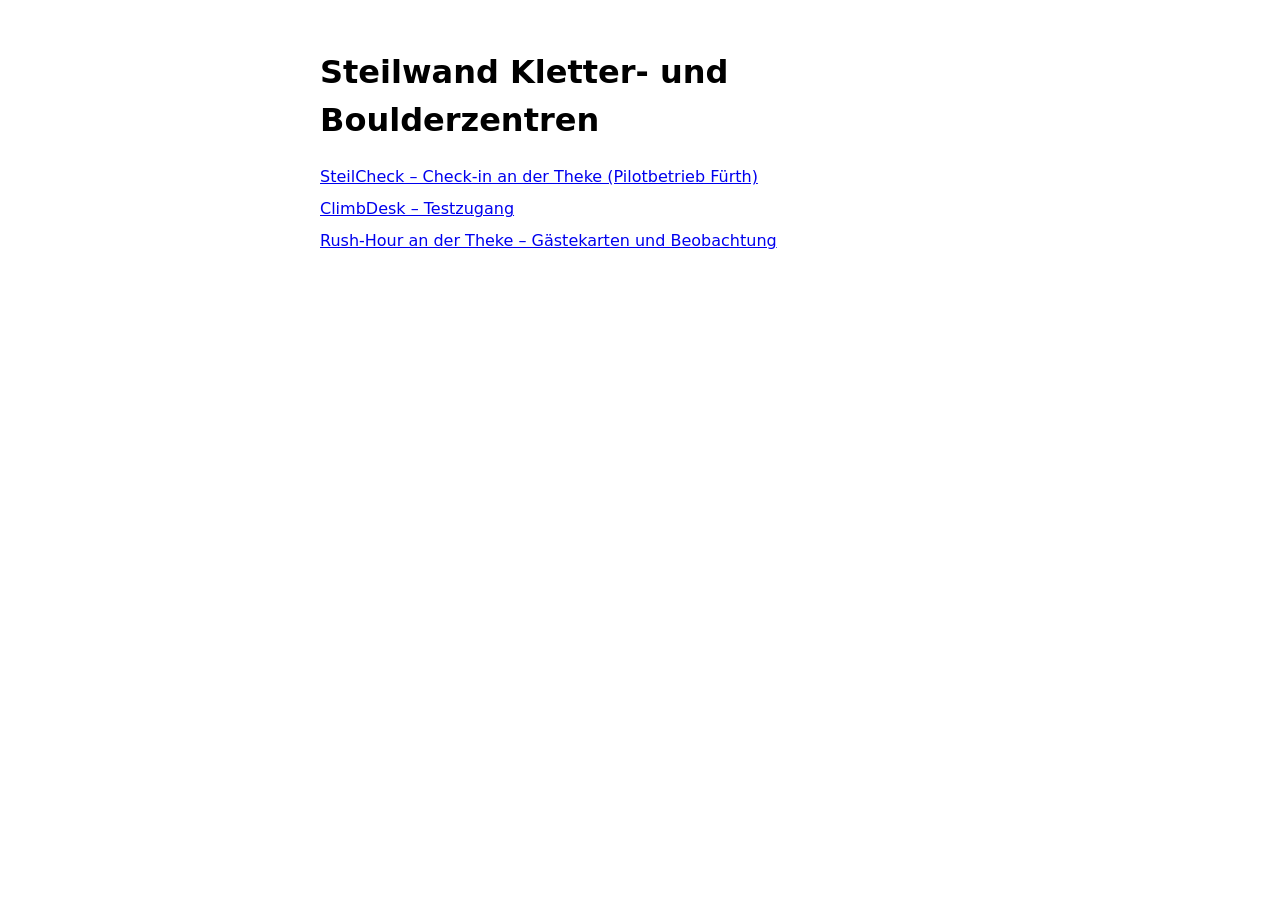
<file: index.html>
<!doctype html>
<html lang="de">
<head><meta charset="utf-8"><meta name="viewport" content="width=device-width, initial-scale=1"><title>Steilwand – Apps</title>
<style>body{font-family:system-ui,sans-serif;max-width:40rem;margin:3rem auto;padding:0 1rem;line-height:1.5}a{display:block;margin:.5rem 0}</style></head>
<body><h1>Steilwand Kletter- und Boulderzentren</h1>
<a href="steilcheck/">SteilCheck – Check-in an der Theke (Pilotbetrieb Fürth)</a>
<a href="climbdesk/">ClimbDesk – Testzugang</a>
<a href="rushhour/">Rush-Hour an der Theke – Gästekarten und Beobachtung</a>
</body></html>
</file>
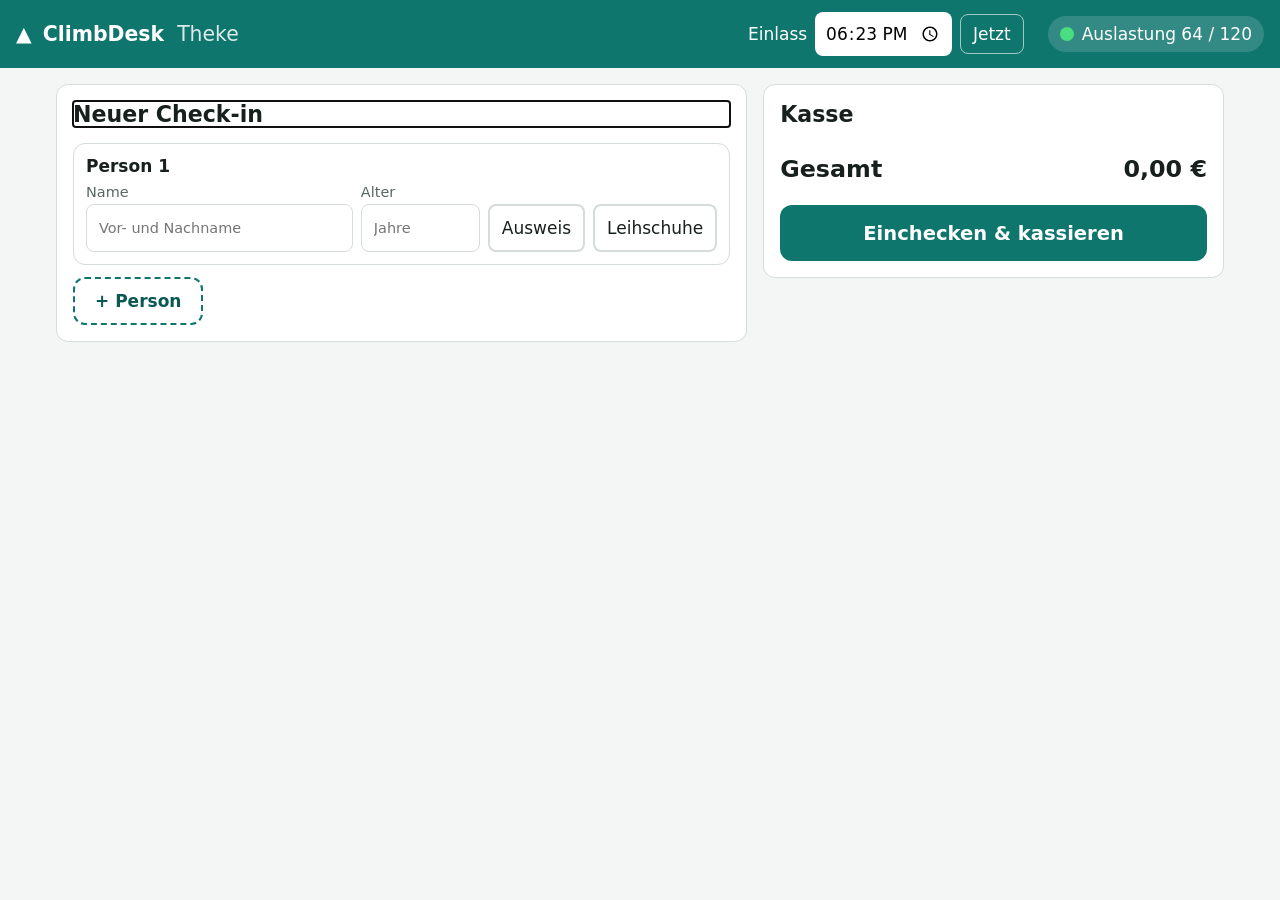
<file: climbdesk/index.html>
<!DOCTYPE html>
<html lang="de">

<head>
    <meta charset="utf-8" />
    <meta name="viewport" content="width=device-width, initial-scale=1.0" />
    <title>ClimbDesk · Theke</title>
    <base href="./" />
    <link href="_framework/dotnet.f1m54dy8zy.js" rel="preload" as="script" fetchpriority="high" crossorigin="anonymous" integrity="sha256-LQnOsa6ZSbuZVY5ew0touwRLan4teOspkQMPDvZvts4=" />
    <link rel="stylesheet" href="css/app.css" />
    <!-- If you add any scoped CSS files, uncomment the following to load them
    <link href="ClimbDesk.App.styles.css" rel="stylesheet" /> -->
    <script type="importmap">{
  "imports": {
    "./_framework/blazor.webassembly.js": "./_framework/blazor.webassembly.w3qd1tpl0e.js",
    "./_framework/dotnet.js": "./_framework/dotnet.f1m54dy8zy.js",
    "./_framework/dotnet.native.js": "./_framework/dotnet.native.b6l13xorvf.js",
    "./_framework/dotnet.runtime.js": "./_framework/dotnet.runtime.v06hirbjsv.js"
  },
  "scopes": {},
  "integrity": {
    "./_framework/blazor.webassembly.js": "sha256-lDXsDYFgm62F+YUvxES7IOTCXYpiHpU3uR45YdC6mq4=",
    "./_framework/blazor.webassembly.w3qd1tpl0e.js": "sha256-lDXsDYFgm62F+YUvxES7IOTCXYpiHpU3uR45YdC6mq4=",
    "./_framework/dotnet.f1m54dy8zy.js": "sha256-LQnOsa6ZSbuZVY5ew0touwRLan4teOspkQMPDvZvts4=",
    "./_framework/dotnet.js": "sha256-LQnOsa6ZSbuZVY5ew0touwRLan4teOspkQMPDvZvts4=",
    "./_framework/dotnet.native.b6l13xorvf.js": "sha256-jZddobLBM2C3lQhYQ61xSQJ/WqD3eQCO3RzoHGaOjx0=",
    "./_framework/dotnet.native.js": "sha256-jZddobLBM2C3lQhYQ61xSQJ/WqD3eQCO3RzoHGaOjx0=",
    "./_framework/dotnet.runtime.js": "sha256-QbnqrZGHtGq7wudS17/AYEPpH9JkphrsyVllD6JHmds=",
    "./_framework/dotnet.runtime.v06hirbjsv.js": "sha256-QbnqrZGHtGq7wudS17/AYEPpH9JkphrsyVllD6JHmds="
  }
}</script>
</head>

<body>
    <div id="app">
        <svg class="loading-progress">
            <circle r="40%" cx="50%" cy="50%" />
            <circle r="40%" cx="50%" cy="50%" />
        </svg>
        <div class="loading-progress-text"></div>
    </div>

    <div id="blazor-error-ui">
        Es ist ein Fehler aufgetreten.
        <a href="index.html" class="reload">Neu laden</a>
        <span class="dismiss">🗙</span>
    </div>
    <script src="_framework/blazor.webassembly.w3qd1tpl0e.js"></script>
</body>

</html>
</file>
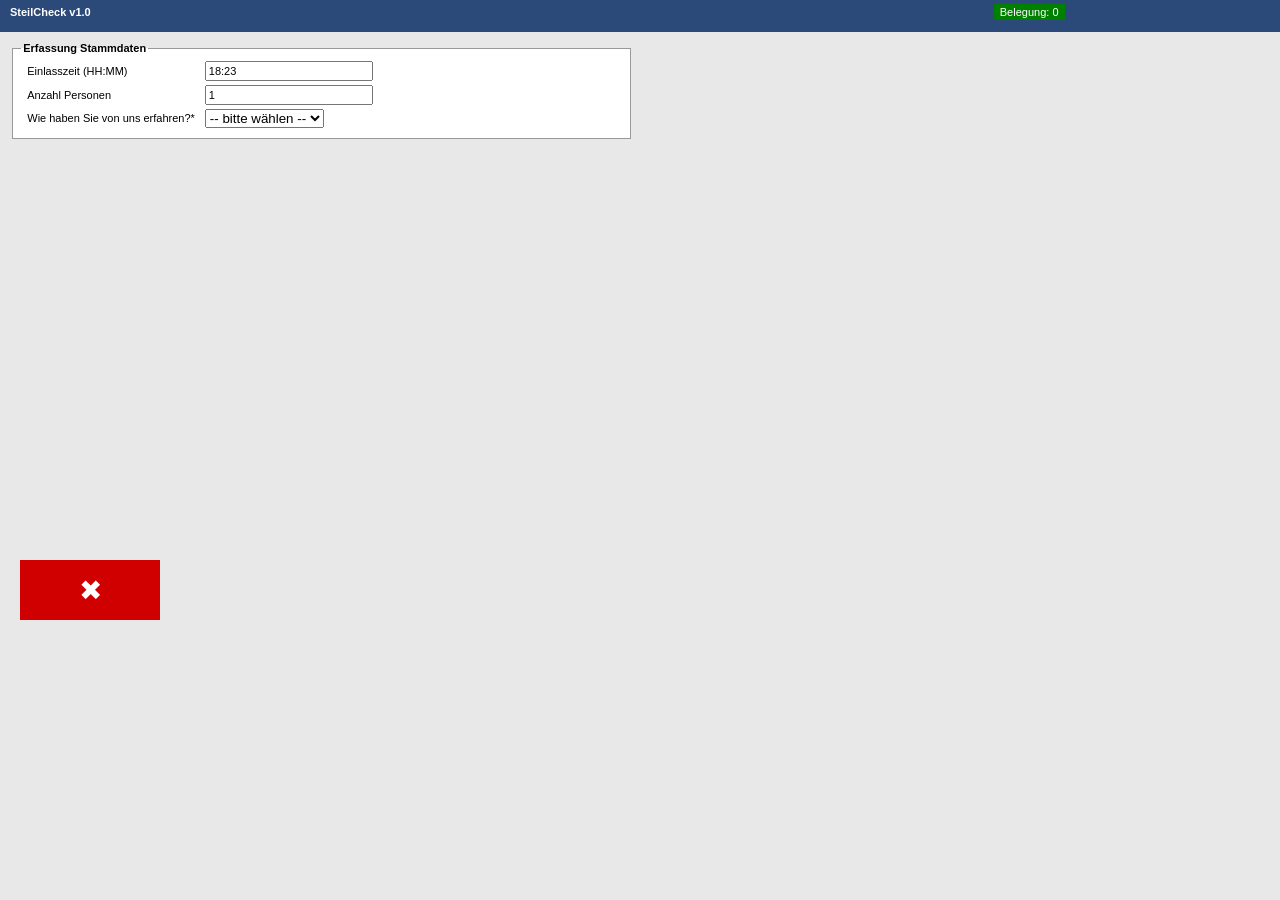
<file: steilcheck/index.html>
<!DOCTYPE html>
<html lang="en">

<head>
    <meta charset="utf-8" />
    <meta name="viewport" content="width=1400" />
    <title>SteilCheck</title>
    <base href="./" />
    <link href="_framework/dotnet.l7r4287gbj.js" rel="preload" as="script" fetchpriority="high" crossorigin="anonymous" integrity="sha256-P8s/ngbu/QCUggi9QCPJN/hq9+jROurshGEuFIj4PR4=" />
    <link rel="stylesheet" href="css/app.css" />
    <!-- If you add any scoped CSS files, uncomment the following to load them
    <link href="SteilCheck.App.styles.css" rel="stylesheet" /> -->
    <script type="importmap">{
  "imports": {
    "./_framework/blazor.webassembly.js": "./_framework/blazor.webassembly.w3qd1tpl0e.js",
    "./_framework/dotnet.js": "./_framework/dotnet.l7r4287gbj.js",
    "./_framework/dotnet.native.js": "./_framework/dotnet.native.b6l13xorvf.js",
    "./_framework/dotnet.runtime.js": "./_framework/dotnet.runtime.v06hirbjsv.js"
  },
  "scopes": {},
  "integrity": {
    "./_framework/blazor.webassembly.js": "sha256-lDXsDYFgm62F+YUvxES7IOTCXYpiHpU3uR45YdC6mq4=",
    "./_framework/blazor.webassembly.w3qd1tpl0e.js": "sha256-lDXsDYFgm62F+YUvxES7IOTCXYpiHpU3uR45YdC6mq4=",
    "./_framework/dotnet.js": "sha256-P8s/ngbu/QCUggi9QCPJN/hq9+jROurshGEuFIj4PR4=",
    "./_framework/dotnet.l7r4287gbj.js": "sha256-P8s/ngbu/QCUggi9QCPJN/hq9+jROurshGEuFIj4PR4=",
    "./_framework/dotnet.native.b6l13xorvf.js": "sha256-jZddobLBM2C3lQhYQ61xSQJ/WqD3eQCO3RzoHGaOjx0=",
    "./_framework/dotnet.native.js": "sha256-jZddobLBM2C3lQhYQ61xSQJ/WqD3eQCO3RzoHGaOjx0=",
    "./_framework/dotnet.runtime.js": "sha256-QbnqrZGHtGq7wudS17/AYEPpH9JkphrsyVllD6JHmds=",
    "./_framework/dotnet.runtime.v06hirbjsv.js": "sha256-QbnqrZGHtGq7wudS17/AYEPpH9JkphrsyVllD6JHmds="
  }
}</script>
</head>

<body>
    <div id="app">
        <svg class="loading-progress">
            <circle r="40%" cx="50%" cy="50%" />
            <circle r="40%" cx="50%" cy="50%" />
        </svg>
        <div class="loading-progress-text"></div>
    </div>

    <div id="blazor-error-ui">
        An unhandled error has occurred.
        <a href="index.html" class="reload">Reload</a>
        <span class="dismiss">🗙</span>
    </div>
    <script src="_framework/blazor.webassembly.w3qd1tpl0e.js"></script>
</body>

</html>
</file>
<file: climbdesk/css/app.css>
:root {
    --hintergrund: #f4f6f5;
    --flaeche: #ffffff;
    --text: #17201c;
    --text-leise: #5a6661;
    --marke: #0f766e;
    --marke-dunkel: #0b5953;
    --marke-hell: #d7efec;
    --rahmen: #d5dcd9;
    --gruen: #15803d;
    --gelb: #b45309;
    --rot: #b91c1c;
    --hinweis: #fff4e5;
    --radius: 12px;
    font-family: system-ui, "Segoe UI", Roboto, Arial, sans-serif;
    font-size: 17px;
    color: var(--text);
}

* { box-sizing: border-box; }

body {
    margin: 0;
    background: var(--hintergrund);
}

h1, h2 { margin: 0 0 16px; font-size: 1.3rem; }

/* Kopfzeile */
.kopf {
    display: flex;
    flex-wrap: wrap;
    align-items: center;
    gap: 12px 24px;
    padding: 12px 16px;
    background: var(--marke);
    color: #fff;
}

.marke { font-weight: 700; font-size: 1.2rem; margin-right: auto; }
.marke .ort { font-weight: 400; opacity: .85; margin-left: 6px; }
.logo { margin-right: 4px; }

.uhr { display: flex; align-items: center; gap: 8px; }
.uhr input {
    font: inherit;
    padding: 8px 10px;
    border-radius: 8px;
    border: 0;
    min-height: 44px;
}
.uhr .knopf-leise { color: #fff; border-color: rgba(255, 255, 255, .6); }

.ampel {
    display: flex;
    align-items: center;
    gap: 8px;
    background: rgba(255, 255, 255, .15);
    padding: 8px 12px;
    border-radius: 999px;
}
.ampel .punkt { width: 14px; height: 14px; border-radius: 50%; background: #fff; }
.ampel-gruen .punkt { background: #4ade80; }
.ampel-gelb .punkt { background: #fbbf24; }
.ampel-rot .punkt { background: #f87171; }

/* Arbeitsfläche */
.theke {
    display: grid;
    grid-template-columns: minmax(0, 3fr) minmax(280px, 2fr);
    gap: 16px;
    padding: 16px;
    max-width: 1200px;
    margin: 0 auto;
}

@media (max-width: 760px) {
    .theke { grid-template-columns: 1fr; }
}

.karte {
    background: var(--flaeche);
    border: 1px solid var(--rahmen);
    border-radius: var(--radius);
    padding: 16px;
}

.kasse { align-self: start; position: sticky; top: 16px; }

/* Gästezeilen */
.gast {
    border: 1px solid var(--rahmen);
    border-radius: var(--radius);
    padding: 12px;
    margin-bottom: 12px;
}

.gast-kopf {
    display: flex;
    flex-wrap: wrap;
    align-items: center;
    gap: 8px 12px;
    margin-bottom: 8px;
}
.gast-kopf .nr { font-weight: 600; }
.gast-kopf .info { color: var(--marke-dunkel); font-weight: 600; margin-right: auto; }

.gast-felder {
    display: grid;
    grid-template-columns: minmax(0, 1fr) 7rem auto;
    gap: 8px;
    align-items: end;
}

.schalter-gruppe { display: flex; gap: 8px; }

@media (max-width: 520px) {
    .gast-felder { grid-template-columns: minmax(0, 1fr) 6rem; }
    .schalter-gruppe { grid-column: 1 / -1; display: grid; grid-template-columns: 1fr 1fr; }
}

.feld { display: flex; flex-direction: column; gap: 4px; font-size: .85rem; color: var(--text-leise); }
.feld input {
    font: inherit;
    color: var(--text);
    padding: 10px 12px;
    min-height: 48px;
    border: 1px solid var(--rahmen);
    border-radius: 8px;
}
.feld input:focus-visible { outline: 3px solid var(--marke-hell); border-color: var(--marke); }

/* Knöpfe */
button { font: inherit; cursor: pointer; }

.schalter {
    min-height: 48px;
    padding: 0 12px;
    white-space: nowrap;
    border-radius: 8px;
    border: 2px solid var(--rahmen);
    background: var(--flaeche);
    color: var(--text);
}
.schalter.an { border-color: var(--marke); background: var(--marke-hell); font-weight: 600; }
.schalter.an::before { content: "✓ "; }

.knopf-haupt {
    width: 100%;
    min-height: 56px;
    border: 0;
    border-radius: var(--radius);
    background: var(--marke);
    color: #fff;
    font-size: 1.15rem;
    font-weight: 700;
}
.knopf-haupt:hover { background: var(--marke-dunkel); }

.knopf-zweit {
    min-height: 48px;
    padding: 0 20px;
    border-radius: var(--radius);
    border: 2px dashed var(--marke);
    background: transparent;
    color: var(--marke-dunkel);
    font-weight: 600;
}

.knopf-leise {
    min-height: 40px;
    padding: 0 12px;
    border-radius: 8px;
    border: 1px solid var(--rahmen);
    background: transparent;
    color: var(--text-leise);
}

/* Kasse */
.bon { width: 100%; border-collapse: collapse; margin-bottom: 16px; }
.bon td { padding: 6px 0; border-bottom: 1px solid var(--rahmen); }
.bon .betrag { text-align: right; white-space: nowrap; font-variant-numeric: tabular-nums; }
.bon tfoot td { font-size: 1.4rem; font-weight: 700; border-bottom: 0; padding-top: 12px; }

.hinweis {
    margin-top: 16px;
    padding: 12px 16px;
    border-radius: var(--radius);
    background: var(--hinweis);
    border: 1px solid #f3c58a;
}
.hinweis ul { margin: 8px 0 0; padding-left: 20px; }

.erfolg { margin: 12px 0 0; color: var(--gruen); font-weight: 600; }

/* Blazor-Standard */
#blazor-error-ui {
    background: lightyellow;
    bottom: 0;
    box-shadow: 0 -1px 2px rgba(0, 0, 0, 0.2);
    display: none;
    left: 0;
    padding: 0.6rem 1.25rem 0.7rem 1.25rem;
    position: fixed;
    width: 100%;
    z-index: 1000;
}
#blazor-error-ui .dismiss { cursor: pointer; position: absolute; right: 0.75rem; top: 0.5rem; }

.loading-progress {
    position: absolute;
    display: block;
    width: 8rem;
    height: 8rem;
    inset: 20vh 0 auto 0;
    margin: 0 auto;
}
.loading-progress circle {
    fill: none;
    stroke: #e0e0e0;
    stroke-width: 0.6rem;
    transform-origin: 50% 50%;
    transform: rotate(-90deg);
}
.loading-progress circle:last-child {
    stroke: var(--marke);
    stroke-dasharray: calc(3.141 * var(--blazor-load-percentage, 0%) * 0.8), 500%;
    transition: stroke-dasharray 0.05s ease-in-out;
}
.loading-progress-text {
    position: absolute;
    text-align: center;
    font-weight: bold;
    inset: calc(20vh + 3.25rem) 0 auto 0.2rem;
}
.loading-progress-text:after { content: var(--blazor-load-percentage-text, "Lädt …"); }
</file>
<file: steilcheck/css/app.css>
body {
    font-family: Verdana, Arial, sans-serif;
    font-size: 11px;
    margin: 0;
    min-width: 1400px;
    background: #e8e8e8;
}

.kopf {
    background: #2b4a7a;
    color: white;
    padding: 6px 10px;
    height: 20px;
}

.titel {
    font-weight: bold;
}

.ampel {
    margin-left: 900px;
    padding: 2px 6px;
}

.ampel.gruen { background: green; }
.ampel.gelb { background: orange; }
.ampel.rot { background: red; }

.schritt {
    float: right;
}

.inhalt {
    width: 1200px;
    padding: 10px;
}

fieldset {
    background: white;
    border: 1px solid #999;
    margin-bottom: 6px;
    width: 600px;
}

legend {
    font-weight: bold;
}

.form td {
    padding: 1px 4px;
}

.form input {
    font-size: 11px;
    width: 160px;
    height: 14px;
}

.form input[type=checkbox] {
    width: 10px;
    height: 10px;
}

.liste {
    border-collapse: collapse;
}

.liste td, .liste th {
    border: 1px solid #ccc;
    padding: 2px 6px;
}

.fehler {
    color: red;
    font-weight: bold;
    margin-bottom: 6px;
}

.summe {
    font-size: 14px;
    font-weight: bold;
}

.bon {
    background: #fafafa;
    border: 1px dashed #999;
    padding: 6px;
}

.abbrechen {
    position: absolute;
    left: 20px;
    top: 560px;
    width: 140px;
    height: 60px;
    font-size: 28px;
    background: #d00000;
    color: white;
    border: 0;
}

.weiter {
    position: absolute;
    left: 1330px;
    top: 560px;
    width: 30px;
    height: 22px;
    font-size: 12px;
    background: #d0d0d0;
    color: #888;
    border: 1px solid #bbb;
}

.bon-knopf {
    font-size: 12px;
}

#blazor-error-ui {
    background: lightyellow;
    bottom: 0;
    box-shadow: 0 -1px 2px rgba(0, 0, 0, 0.2);
    display: none;
    left: 0;
    padding: 0.6rem 1.25rem 0.7rem 1.25rem;
    position: fixed;
    width: 100%;
    z-index: 1000;
}

#blazor-error-ui .dismiss {
    cursor: pointer;
    position: absolute;
    right: 0.75rem;
    top: 0.5rem;
}

.loading-progress {
    position: absolute;
    display: block;
    width: 8rem;
    height: 8rem;
    inset: 20vh 0 auto 0;
    margin: 0 auto 0 auto;
}

.loading-progress circle {
    fill: none;
    stroke: #e0e0e0;
    stroke-width: 0.6rem;
    transform-origin: 50% 50%;
    transform: rotate(-90deg);
}

.loading-progress circle:last-child {
    stroke: #1b6ec2;
    stroke-dasharray: calc(3.141 * var(--blazor-load-percentage, 0%) * 0.8), 500%;
    transition: stroke-dasharray 0.05s ease-in-out;
}

.loading-progress-text {
    position: absolute;
    text-align: center;
    font-weight: bold;
    inset: calc(20vh + 3.25rem) 0 auto 0.2rem;
}

.loading-progress-text:after {
    content: var(--blazor-load-percentage-text, "Loading");
}
</file>
